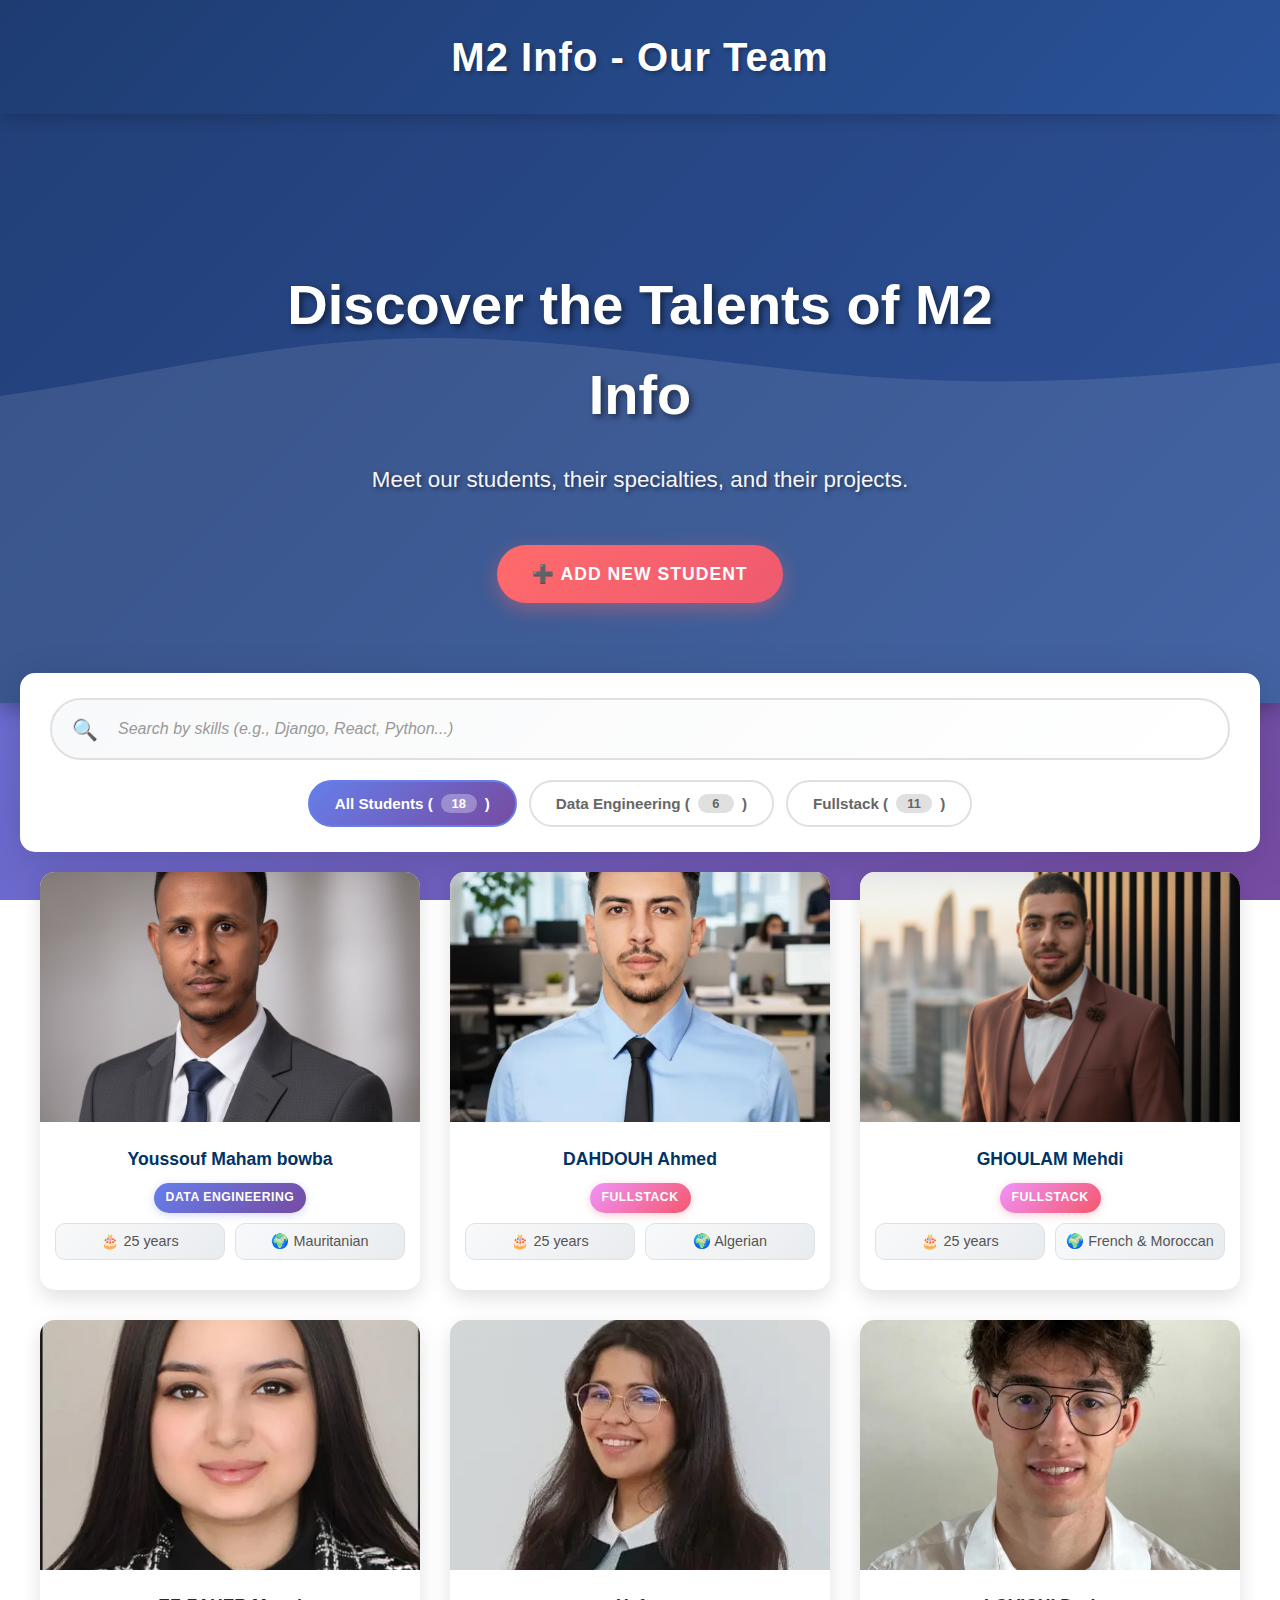
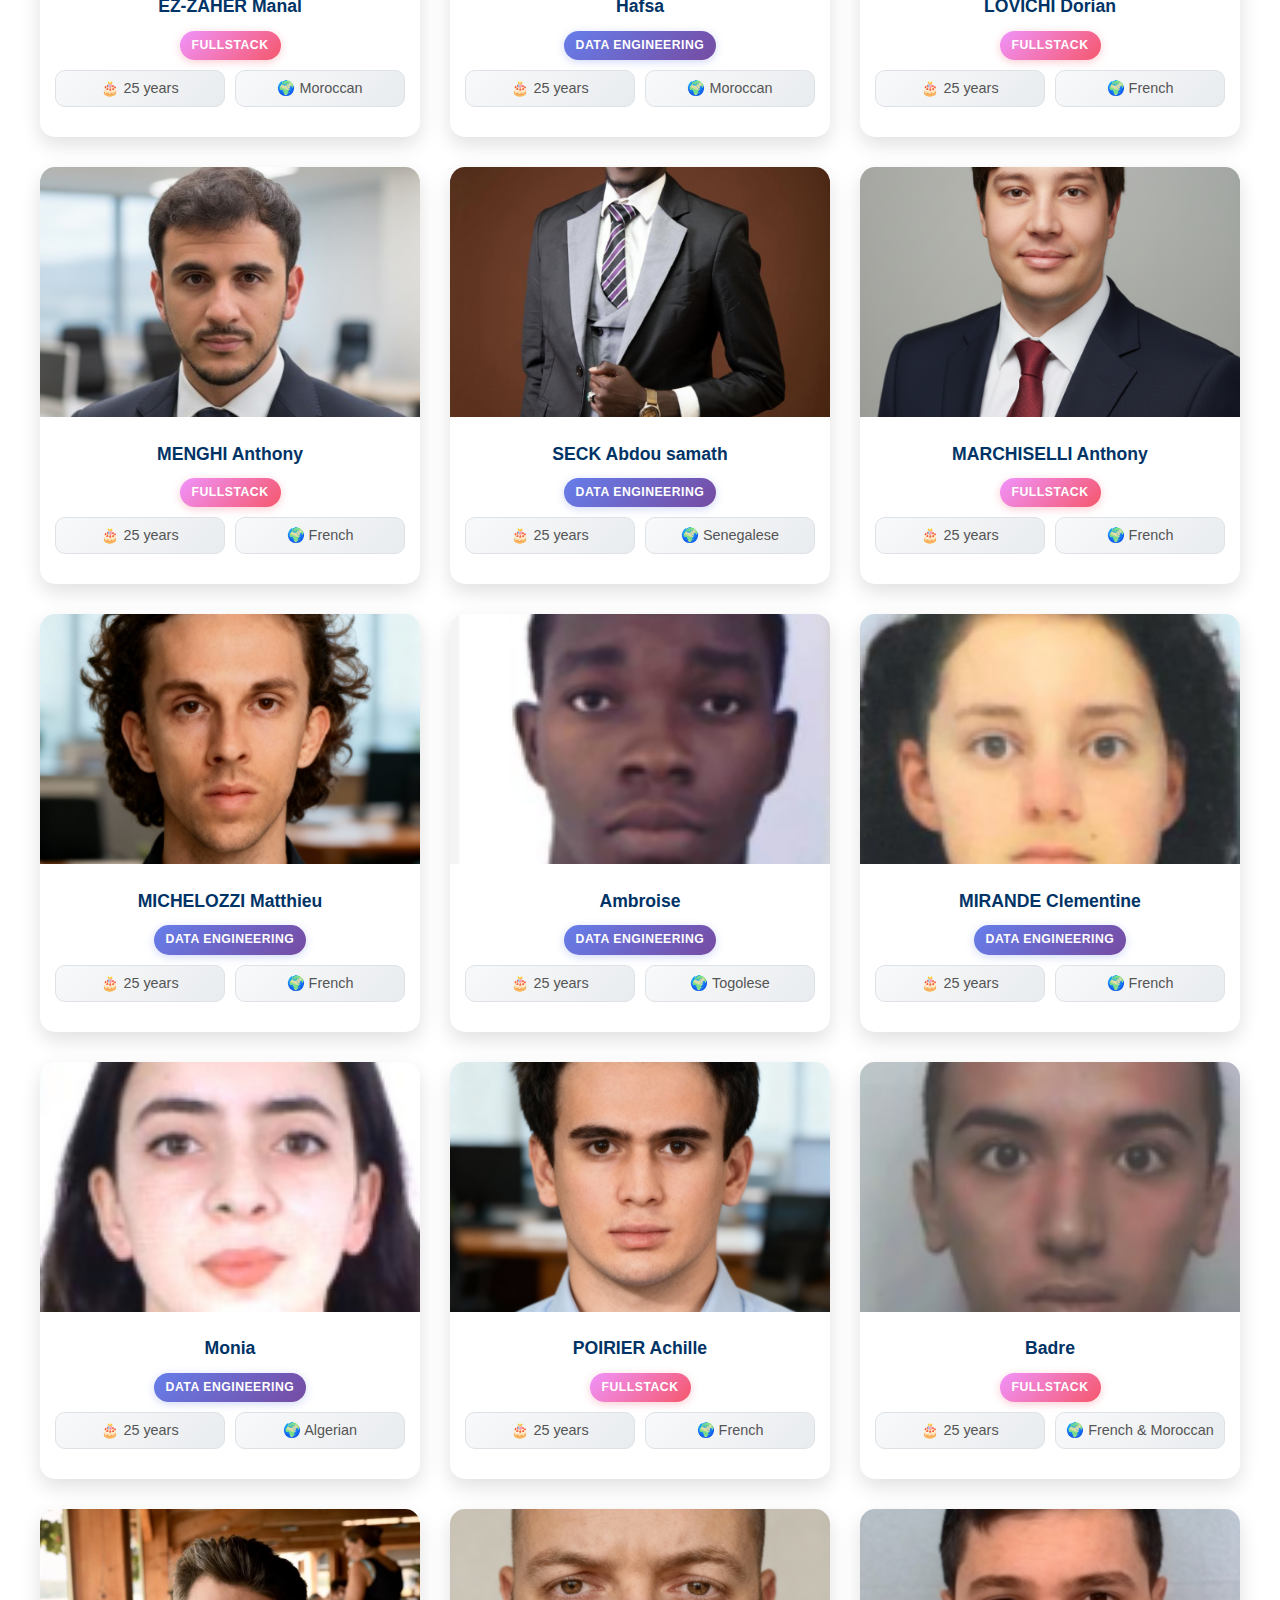
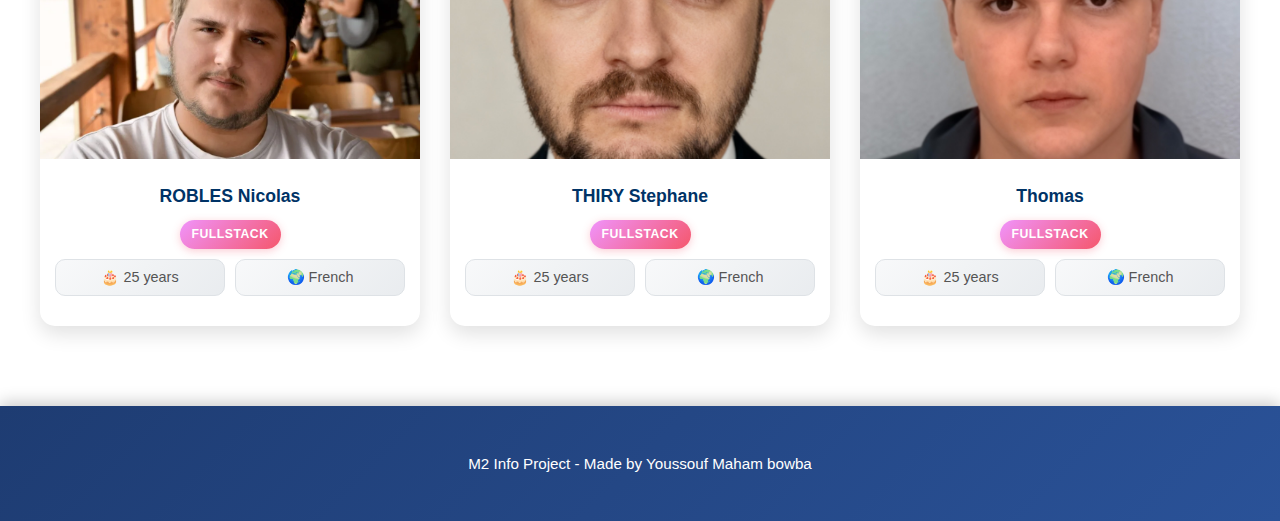
<file: index.html>
<!DOCTYPE html>
<html lang="en">
<head>
    <meta charset="UTF-8">
    <meta name="viewport" content="width=device-width, initial-scale=1.0">
    <title>M2 Info - Squad Page</title>
    <link rel="stylesheet" href="style.css">
</head>
<body>

    <header>
        <h1>M2 Info - Our Team</h1>
    </header>

    <div class="hero-section">
        <div class="hero-content">
            <h2>Discover the Talents of M2 Info</h2>
            <p>Meet our students, their specialties, and their projects.</p>
            <a href="add-student.html" class="add-student-btn">➕ Add New Student</a>
        </div>
    </div>

    <!-- Search and Filter Section -->
    <div class="search-section">
        <div class="search-container">
            <div class="search-box">
                <span class="search-icon">🔍</span>
                <input type="text" id="searchInput" placeholder="Search by skills (e.g., Django, React, Python...)">
                <button id="clearSearch" class="clear-btn" style="display: none;">✗</button>
            </div>
            <div class="filter-buttons">
                <button class="filter-btn active" data-filter="all">All Students (<span id="countAll">16</span>)</button>
                <button class="filter-btn" data-filter="DE">Data Engineering (<span id="countDE">0</span>)</button>
                <button class="filter-btn" data-filter="DFS">Fullstack (<span id="countDFS">0</span>)</button>
            </div>
        </div>
        <div id="searchResults" class="search-results"></div>
    </div>
    
    <main class="squad-grid" id="studentGrid">

        <a href="profile.html?student=Youssouf" class="student-card">
            <img src="images/Youssouf.png" alt="Photo of Youssouf Maham bowba">
            <div class="card-content">
                <h3>Youssouf Maham bowba</h3>
                <p class="specialty"><span class="badge badge-de">Data Engineering</span></p>
                <div class="student-info">
                    <p class="info-item">🎂 25 years</p>
                    <p class="info-item">🌍 Mauritanian</p>
                </div>
            </div>
        </a>

        <a href="profile.html?student=DAHDOUH Ahmed" class="student-card">
            <img src="images/DAHDOUH Ahmed.png" alt="Photo of DAHDOUH Ahmed">
            <div class="card-content">
                <h3>DAHDOUH Ahmed</h3>
                <p class="specialty"><span class="badge badge-dfs">Fullstack</span></p>
                <div class="student-info">
                    <p class="info-item">🎂 25 years</p>
                    <p class="info-item">🌍 Algerian</p>
                </div>
            </div>
        </a>

        <a href="profile.html?student=GHOULAM Mehdi" class="student-card">
            <img src="images/GHOULAM Mehdi.png" alt="Photo of GHOULAM Mehdi">
            <div class="card-content">
                <h3>GHOULAM Mehdi</h3>
                <p class="specialty"><span class="badge badge-dfs">Fullstack</span></p>
                <div class="student-info">
                    <p class="info-item">🎂 25 years</p>
                    <p class="info-item">🌍 French & Moroccan</p>
                </div>
            </div>
        </a>

         <a href="profile.html?student=EZ-ZAHER Manal" class="student-card">
            <img src="images/EZ-ZAHER Manal.png" alt="Photo of EZ-ZAHER Manal">
            <div class="card-content">
                <h3>EZ-ZAHER Manal</h3>
                <p class="specialty"><span class="badge badge-dfs">Fullstack</span></p>
                <div class="student-info">
                    <p class="info-item">🎂 25 years</p>
                    <p class="info-item">🌍 Moroccan</p>
                </div>
            </div>
        </a>


        <a href="profile.html?student=hafsa" class="student-card">
            <img src="images/hafsa.png" alt="Photo of Hafsa">
            <div class="card-content">
                <h3>Hafsa</h3>
                <p class="specialty"><span class="badge badge-de">Data Engineering</span></p>
                <div class="student-info">
                    <p class="info-item">🎂 25 years</p>
                    <p class="info-item">🌍 Moroccan</p>
                </div>
            </div>
        </a>

        <a href="profile.html?student=LOVICHI Dorian" class="student-card">
            <img src="images/LOVICHI Dorian.png" alt="Photo of LOVICHI Dorian">
            <div class="card-content">
                <h3>LOVICHI Dorian</h3>
                <p class="specialty"><span class="badge badge-dfs">Fullstack</span></p>
                <div class="student-info">
                    <p class="info-item">🎂 25 years</p>
                    <p class="info-item">🌍 French</p>
                </div>
            </div>
        </a>
        <a href="profile.html?student=MENGHI Anthony" class="student-card">
            <img src="images/MENGHI Anthony.png" alt="Photo of MENGHI Anthony">
            <div class="card-content">
                <h3>MENGHI Anthony</h3>
                <p class="specialty"><span class="badge badge-dfs">Fullstack</span></p>
                <div class="student-info">
                    <p class="info-item">🎂 25 years</p>
                    <p class="info-item">🌍 French</p>
                </div>
            </div>
        </a>
         <a href="profile.html?student=SECK Abdou samath" class="student-card">
            <img src="images/SECK Abdou samath.png" alt="Photo of SECK Abdou samath">
            <div class="card-content">
                <h3>SECK Abdou samath</h3>
                <p class="specialty"><span class="badge badge-de">Data Engineering</span></p>
                <div class="student-info">
                    <p class="info-item">🎂 25 years</p>
                    <p class="info-item">🌍 Senegalese</p>
                </div>
            </div>
        </a>

        <a href="profile.html?student=MARCHISELLI Anthony" class="student-card">
            <img src="images/MARCHISELLI Anthony.png" alt="Photo of MARCHISELLI Anthony">
            <div class="card-content">
                <h3>MARCHISELLI Anthony</h3>
                <p class="specialty"><span class="badge badge-dfs">Fullstack</span></p>
                <div class="student-info">
                    <p class="info-item">🎂 25 years</p>
                    <p class="info-item">🌍 French</p>
                </div>
            </div>
        </a>


        <a href="profile.html?student=MICHELOZZI Matthieu" class="student-card">
            <img src="images/MICHELOZZI Matthieu.png" alt="Photo of MICHELOZZI Matthieu">
            <div class="card-content">
                <h3>MICHELOZZI Matthieu</h3>
                <p class="specialty"><span class="badge badge-de">Data Engineering</span></p>
                <div class="student-info">
                    <p class="info-item">🎂 25 years</p>
                    <p class="info-item">🌍 French</p>
                </div>
            </div>
        </a>
         <a href="profile.html?student=Ambroise" class="student-card">
            <img src="images/Ambroise.png" alt="Photo of Ambroise">
            <div class="card-content">
                <h3>Ambroise</h3>
                <p class="specialty"><span class="badge badge-de">Data Engineering</span></p>
                <div class="student-info">
                    <p class="info-item">🎂 25 years</p>
                    <p class="info-item">🌍 Togolese</p>
                </div>
            </div>
        </a>

        <a href="profile.html?student=MIRANDE Clementine" class="student-card">
            <img src="images/MIRANDE Clementine.png" alt="Photo of MIRANDE Clementine">
            <div class="card-content">
                <h3>MIRANDE Clementine</h3>
                <p class="specialty"><span class="badge badge-de">Data Engineering</span></p>
                <div class="student-info">
                    <p class="info-item">🎂 25 years</p>
                    <p class="info-item">🌍 French</p>
                </div>
            </div>
        </a>

        <a href="profile.html?student=monia" class="student-card">
            <img src="images/monia.png" alt="Photo of monia">
            <div class="card-content">
                <h3>Monia</h3>
                <p class="specialty"><span class="badge badge-de">Data Engineering</span></p>
                <div class="student-info">
                    <p class="info-item">🎂 25 years</p>
                    <p class="info-item">🌍 Algerian</p>
                </div>
            </div>
        </a>

        <a href="profile.html?student=POIRIER Achille" class="student-card">
            <img src="images/POIRIER Achille.png" alt="Photo of POIRIER Achille">
            <div class="card-content">
                <h3>POIRIER Achille</h3>
                <p class="specialty"><span class="badge badge-dfs">Fullstack</span></p>
                <div class="student-info">
                    <p class="info-item">🎂 25 years</p>
                    <p class="info-item">🌍 French</p>
                </div>
            </div>
        </a>

        <a href="profile.html?student=Badre" class="student-card">
            <img src="images/Badre.png" alt="Photo of Badre">
            <div class="card-content">
                <h3>Badre</h3>
                <p class="specialty"><span class="badge badge-dfs">Fullstack</span></p>
                <div class="student-info">
                    <p class="info-item">🎂 25 years</p>
                    <p class="info-item">🌍 French & Moroccan</p>
                </div>
            </div>
        </a>

        <a href="profile.html?student=ROBLES Nicolas" class="student-card">
            <img src="images/ROBLES Nicolas.png" alt="Photo of ROBLES Nicolas">
            <div class="card-content">
                <h3>ROBLES Nicolas</h3>
                <p class="specialty"><span class="badge badge-dfs">Fullstack</span></p>
                <div class="student-info">
                    <p class="info-item">🎂 25 years</p>
                    <p class="info-item">🌍 French</p>
                </div>
            </div>
        </a>

       <a href="profile.html?student=THIRY Stephane" class="student-card">
            <img src="images/THIRY Stephane.png" alt="Photo of THIRY Stephane">
            <div class="card-content">
                <h3>THIRY Stephane</h3>
                <p class="specialty"><span class="badge badge-dfs">Fullstack</span></p>
                <div class="student-info">
                    <p class="info-item">🎂 25 years</p>
                    <p class="info-item">🌍 French</p>
                </div>
            </div>
        </a>
        
        <a href="profile.html?student=Thomas" class="student-card">
            <img src="images/Thomas.png" alt="Photo of Thomas">
            <div class="card-content">
                <h3>Thomas</h3>
                <p class="specialty"><span class="badge badge-dfs">Fullstack</span></p>
                <div class="student-info">
                    <p class="info-item">🎂 25 years</p>
                    <p class="info-item">🌍 French</p>
                </div>
            </div>
        </a>

        </main>

    <footer>
        <p>M2 Info Project - Made by Youssouf Maham bowba</p>
    </footer>

    <script src="data.js"></script>
    <script>
        // Load students from localStorage if available
        const savedData = localStorage.getItem('studentsData');
        if (savedData) {
            Object.assign(studentsData, JSON.parse(savedData));
        }

        // Search and Filter functionality
        const searchInput = document.getElementById('searchInput');
        const clearBtn = document.getElementById('clearSearch');
        const searchResults = document.getElementById('searchResults');
        const studentGrid = document.getElementById('studentGrid');
        const filterBtns = document.querySelectorAll('.filter-btn');
        
        let currentFilter = 'all';
        let currentSearch = '';

        // Count students by specialty
        function updateCounts() {
            let allCount = 0;
            let deCount = 0;
            let dfsCount = 0;

            const cards = studentGrid.querySelectorAll('.student-card');
            cards.forEach(card => {
                if (card.style.display !== 'none') {
                    allCount++;
                    if (card.dataset.specialty === 'DE') deCount++;
                    if (card.dataset.specialty === 'DFS' || card.dataset.specialty === 'Fullstack') dfsCount++;
                }
            });

            document.getElementById('countAll').textContent = allCount;
            document.getElementById('countDE').textContent = deCount;
            document.getElementById('countDFS').textContent = dfsCount;
        }

        // Add data attributes to existing cards
        function initializeCards() {
            const cards = studentGrid.querySelectorAll('.student-card');
            cards.forEach(card => {
                const studentName = card.querySelector('h3')?.textContent.trim();
                // Find student in data
                for (let key in studentsData) {
                    if (studentsData[key].name === studentName) {
                        card.dataset.specialty = studentsData[key].specialty;
                        card.dataset.skills = (studentsData[key].skills || []).join(',').toLowerCase();
                        card.dataset.name = studentName.toLowerCase();
                        break;
                    }
                }
            });
            updateCounts();
        }

        // Filter students
        function filterStudents() {
            const cards = studentGrid.querySelectorAll('.student-card');
            let visibleCount = 0;
            let matchedSkills = new Set();

            cards.forEach(card => {
                const specialty = card.dataset.specialty;
                const skills = card.dataset.skills || '';
                const name = card.dataset.name || '';
                
                let matchesFilter = currentFilter === 'all' || 
                                   specialty === currentFilter || 
                                   (currentFilter === 'DFS' && specialty === 'Fullstack');
                
                let matchesSearch = true;
                if (currentSearch) {
                    const searchLower = currentSearch.toLowerCase();
                    matchesSearch = skills.includes(searchLower) || name.includes(searchLower);
                    
                    // Collect matched skills for display
                    if (matchesSearch && skills) {
                        const studentSkills = skills.split(',');
                        studentSkills.forEach(skill => {
                            if (skill.includes(searchLower)) {
                                matchedSkills.add(skill.trim());
                            }
                        });
                    }
                }

                if (matchesFilter && matchesSearch) {
                    card.style.display = '';
                    visibleCount++;
                } else {
                    card.style.display = 'none';
                }
            });

            updateCounts();

            // Show search results
            if (currentSearch && visibleCount > 0) {
                const skillsArray = Array.from(matchedSkills);
                searchResults.innerHTML = `
                    <p>
                        <strong>${visibleCount}</strong> student${visibleCount !== 1 ? 's' : ''} found with skill${skillsArray.length !== 1 ? 's' : ''}: 
                        ${skillsArray.map(s => `<span class="matched-skill">${s}</span>`).join(', ')}
                    </p>
                `;
                searchResults.style.display = 'block';
            } else if (currentSearch && visibleCount === 0) {
                searchResults.innerHTML = `
                    <p class="no-results">
                        ❌ No students found with skill "<strong>${currentSearch}</strong>"
                    </p>
                `;
                searchResults.style.display = 'block';
            } else {
                searchResults.style.display = 'none';
            }
        }

        // Search input handler
        searchInput.addEventListener('input', (e) => {
            currentSearch = e.target.value.trim();
            clearBtn.style.display = currentSearch ? 'block' : 'none';
            filterStudents();
        });

        // Clear search
        clearBtn.addEventListener('click', () => {
            searchInput.value = '';
            currentSearch = '';
            clearBtn.style.display = 'none';
            filterStudents();
            searchInput.focus();
        });

        // Filter buttons
        filterBtns.forEach(btn => {
            btn.addEventListener('click', () => {
                filterBtns.forEach(b => b.classList.remove('active'));
                btn.classList.add('active');
                currentFilter = btn.dataset.filter;
                filterStudents();
            });
        });

        // Initialize on page load
        window.addEventListener('DOMContentLoaded', () => {
            initializeCards();
        });
    </script>

</body>
</html>
</file>
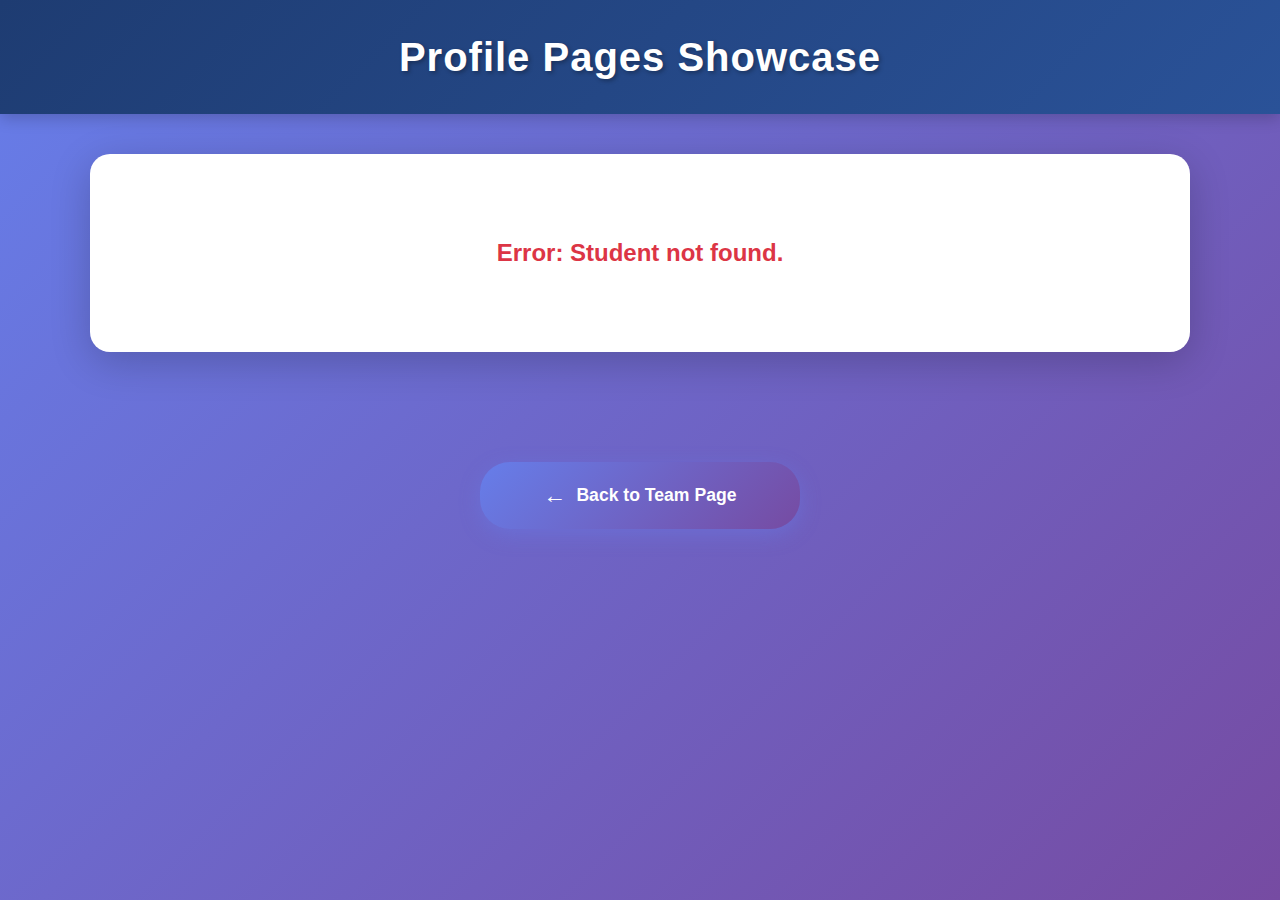
<file: profile.html>
<!DOCTYPE html>
<html lang="en">
<head>
    <meta charset="UTF-8">
    <meta name="viewport" content="width=device-width, initial-scale=1.0">
    <title>Student Profile</title>
    <link rel="stylesheet" href="style.css">
</head>
<body class="profile-body">

    <header>
        <h1>Profile Pages Showcase</h1>
    </header>

    <main class="profile-showcase-container">
        <div id="profile-card" class="profile-card">
            <!-- Content will be dynamically generated -->
        </div>
    </main>

    <a href="index.html" class="back-link">
        <span>←</span> Back to Team Page
    </a>

    <script src="data.js"></script>
    <script>
        document.addEventListener('DOMContentLoaded', () => {
            
            const urlParams = new URLSearchParams(window.location.search);
            const studentKey = urlParams.get('student'); 
            const student = studentsData[studentKey];

            if (student) {
                document.title = `Profile of ${student.name}`;
                
                const specialtyClass = student.specialty === 'DE' || student.specialty === 'Data Engineering' ? 'profile-de' : 'profile-dfs';
                const specialtyText = student.specialty === 'DE' || student.specialty === 'Data Engineering' ? 'Data Engineering' : 'Fullstack';
                const specialtyBadgeClass = student.specialty === 'DE' || student.specialty === 'Data Engineering' ? 'badge-de' : 'badge-dfs';
                
                // Parse bio to extract sections
                let codingStrengths = '';
                let codingWeaknesses = '';
                let biggestAchievement = '';
                let futurePlans = '';
                
                if (student.bio) {
                    const bioText = student.bio;
                    
                    // Extract Coding Strengths
                    const strengthsMatch = bioText.match(/\*\*Coding Strengths\*\*([\s\S]*?)(?=\*\*|$)/);
                    if (strengthsMatch) {
                        codingStrengths = strengthsMatch[1].trim();
                    }
                    
                    // Extract Coding Weaknesses
                    const weaknessesMatch = bioText.match(/\*\*Coding Weaknesses\*\*([\s\S]*?)(?=\*\*|$)/);
                    if (weaknessesMatch) {
                        codingWeaknesses = weaknessesMatch[1].trim();
                    }
                    
                    // Extract Biggest Achievement
                    const achievementMatch = bioText.match(/\*\*Biggest Achievement.*?\*\*([\s\S]*?)(?=\*\*|$)/);
                    if (achievementMatch) {
                        biggestAchievement = achievementMatch[1].trim();
                    }
                    
                    // Extract Future Plans
                    const plansMatch = bioText.match(/\*\*Future Plans\*\*([\s\S]*?)$/);
                    if (plansMatch) {
                        futurePlans = plansMatch[1].trim();
                    }
                }
                
                // Get age and nationality
                const age = student.Age ? `${student.Age} years old` : 'N/A';
                const nationality = student.nationality || 'N/A';
                
                // Build skills HTML
                let skillsHTML = '';
                if (student.skills && student.skills.length > 0) {
                    skillsHTML = student.skills.map(skill => 
                        `<span class="profile-skill-badge">${skill}</span>`
                    ).join('');
                }
                
                // Create the profile card HTML
                const profileHTML = `
                    <div class="profile-card-gradient ${specialtyClass}">
                        <div class="profile-card-header">
                            <img src="${student.photo}" alt="${student.name}" class="profile-card-photo">
                            <div class="profile-card-info">
                                <h2 class="profile-card-name">${student.name}</h2>
                                <span class="profile-specialty-badge ${specialtyBadgeClass}">${specialtyText}</span>
                                <div class="profile-meta">
                                    <span class="meta-item">🎂 ${age}</span>
                                    <span class="meta-item">🌍 ${nationality}</span>
                                </div>
                            </div>
                        </div>
                        
                        <div class="profile-card-body">
                            <section class="profile-section-card">
                                <h3 class="section-title">
                                    <span class="section-icon">👤</span> About Me
                                </h3>
                                <div class="about-columns">
                                    <div class="about-column">
                                        <h4 class="subsection-title">Coding Strengths</h4>
                                        <ul class="strength-list">
                                            ${codingStrengths ? parseBulletPoints(codingStrengths, 'strength') : '<li class="strength-item">Big Data ecosystem</li><li class="strength-item">Python, Scala, Spark</li>'}
                                        </ul>
                                    </div>
                                    <div class="about-column">
                                        <h4 class="subsection-title">Coding Weaknesses</h4>
                                        <ul class="weakness-list">
                                            ${codingWeaknesses ? parseBulletPoints(codingWeaknesses, 'weakness') : '<li class="weakness-item">Front-end design</li><li class="weakness-item">UI/UX</li>'}
                                        </ul>
                                    </div>
                                </div>
                            </section>
                            
                            <section class="profile-section-card">
                                <h3 class="section-title">
                                    <span class="section-icon">🏆</span> Biggest Achievement
                                </h3>
                                <p class="section-text">${biggestAchievement || 'SYSTEO DIGITAL web application - Platform showcasing data engineering skills.'}</p>
                            </section>
                            
                            <section class="profile-section-card">
                                <h3 class="section-title">
                                    <span class="section-icon">🚀</span> Future Plans
                                </h3>
                                <p class="section-text">${futurePlans || 'Seeking internships to gain industry experience and become a Senior Data Architect.'}</p>
                            </section>
                            
                            <section class="profile-section-card">
                                <h3 class="section-title">
                                    <span class="section-icon">🛠️</span> Technical Skills
                                </h3>
                                <div class="profile-skills-container">
                                    ${skillsHTML || '<span class="profile-skill-badge">Python</span><span class="profile-skill-badge">JavaScript</span>'}
                                </div>
                            </section>
                        </div>
                    </div>
                `;
                
                document.getElementById('profile-card').innerHTML = profileHTML;
                
            } else {
                document.getElementById('profile-card').innerHTML = 
                    '<div class="error-message"><h2>Error: Student not found.</h2></div>';
            }
        });
        
        // Helper function to parse bullet points from text
        function parseBulletPoints(text, type) {
            const lines = text.split('\n').filter(line => line.trim());
            const listClass = type === 'strength' ? 'strength-list' : 'weakness-list';
            const itemClass = type === 'strength' ? 'strength-item' : 'weakness-item';
            
            let html = '';
            for (let line of lines) {
                const cleaned = line.trim().replace(/^[-•*]\s*/, '');
                if (cleaned) {
                    html += `<li class="${itemClass}">${cleaned}</li>`;
                }
            }
            
            return html || `<li class="${itemClass}">Information not specified</li>`;
        }
    </script>

</body>
</html>
</file>
<file: style.css>
/* Fichier : style.css */

/* Réglages généraux */
* {
    scroll-behavior: smooth;
}

body {
    font-family: -apple-system, BlinkMacSystemFont, "Segoe UI", Roboto, Helvetica, Arial, sans-serif;
    margin: 0;
    padding: 0;
    background: linear-gradient(135deg, #667eea 0%, #764ba2 100%);
    background-attachment: fixed;
    color: #333;
    line-height: 1.6;
}

header {
    background: linear-gradient(135deg, #1e3c72 0%, #2a5298 100%);
    color: white;
    padding: 25px 0;
    text-align: center;
    box-shadow: 0 4px 15px rgba(0,0,0,0.2);
    position: relative; 
    z-index: 10;
}

header h1 {
    margin: 0;
    font-size: 2.5em;
    font-weight: 700;
    text-shadow: 2px 2px 4px rgba(0,0,0,0.3);
    letter-spacing: 1px;
}

/* NOUVEAU STYLE POUR LA SECTION HERO */
.hero-section {
    background: linear-gradient(135deg, rgba(30, 60, 114, 0.95) 0%, rgba(42, 82, 152, 0.95) 100%);
    color: white;
    text-align: center;
    padding: 100px 20px; 
    position: relative; 
    overflow: hidden; 
    box-shadow: 0 6px 20px rgba(0,0,0,0.3);
}

/* Overlay sombre pour la lisibilité */
.hero-section::before {
    content: '';
    position: absolute;
    top: 0;
    left: 0;
    right: 0;
    bottom: 0;
    background: url('data:image/svg+xml,<svg xmlns="http://www.w3.org/2000/svg" viewBox="0 0 1440 320"><path fill="%23ffffff" fill-opacity="0.1" d="M0,96L48,112C96,128,192,160,288,160C384,160,480,128,576,122.7C672,117,768,139,864,144C960,149,1056,139,1152,122.7C1248,107,1344,85,1392,74.7L1440,64L1440,320L1392,320C1344,320,1248,320,1152,320C1056,320,960,320,864,320C768,320,672,320,576,320C480,320,384,320,288,320C192,320,96,320,48,320L0,320Z"></path></svg>') no-repeat bottom center;
    background-size: cover;
    z-index: 1;
}

.hero-content {
    position: relative;
    z-index: 2; /* Texte au-dessus de l'overlay */
    max-width: 800px;
    margin: 0 auto;
    animation: fadeInUp 1s ease-out;
}

@keyframes fadeInUp {
    from {
        opacity: 0;
        transform: translateY(30px);
    }
    to {
        opacity: 1;
        transform: translateY(0);
    }
}

.hero-content h2 {
    font-size: 3.5em;
    margin-bottom: 15px;
    text-shadow: 3px 3px 6px rgba(0,0,0,0.5); 
    font-weight: 800;
}

.hero-content p {
    font-size: 1.4em;
    text-shadow: 2px 2px 4px rgba(0,0,0,0.5); 
    opacity: 0.95;
}
/* FIN NOUVEAU STYLE POUR LA SECTION HERO */

/* SEARCH AND FILTER SECTION */
.search-section {
    max-width: 1400px;
    margin: -30px auto 40px;
    padding: 0 20px;
    position: relative;
    z-index: 5;
}

.search-container {
    background: white;
    border-radius: 15px;
    padding: 25px 30px;
    box-shadow: 0 10px 40px rgba(0,0,0,0.15);
}

.search-box {
    display: flex;
    align-items: center;
    gap: 12px;
    background: linear-gradient(135deg, #f8f9fa 0%, #ffffff 100%);
    border: 2px solid #e0e0e0;
    border-radius: 50px;
    padding: 12px 20px;
    margin-bottom: 20px;
    transition: all 0.3s ease;
}

.search-box:focus-within {
    border-color: #667eea;
    box-shadow: 0 0 0 4px rgba(102, 126, 234, 0.1);
}

.search-icon {
    font-size: 1.3em;
    color: #667eea;
}

#searchInput {
    flex: 1;
    border: none;
    background: transparent;
    font-size: 1em;
    padding: 8px;
    outline: none;
    color: #333;
}

#searchInput::placeholder {
    color: #999;
    font-style: italic;
}

.clear-btn {
    background: #ff6b6b;
    color: white;
    border: none;
    width: 28px;
    height: 28px;
    border-radius: 50%;
    cursor: pointer;
    font-size: 0.9em;
    display: flex;
    align-items: center;
    justify-content: center;
    transition: all 0.3s ease;
    flex-shrink: 0;
}

.clear-btn:hover {
    background: #ee5a6f;
    transform: rotate(90deg) scale(1.1);
}

.filter-buttons {
    display: flex;
    gap: 12px;
    flex-wrap: wrap;
    justify-content: center;
}

.filter-btn {
    padding: 12px 25px;
    border: 2px solid #e0e0e0;
    background: white;
    border-radius: 25px;
    cursor: pointer;
    font-size: 0.95em;
    font-weight: 600;
    color: #666;
    transition: all 0.3s ease;
    display: flex;
    align-items: center;
    gap: 8px;
}

.filter-btn span {
    background: #e0e0e0;
    color: #666;
    padding: 2px 8px;
    border-radius: 10px;
    font-size: 0.85em;
    min-width: 20px;
    text-align: center;
}

.filter-btn:hover {
    transform: translateY(-2px);
    box-shadow: 0 4px 12px rgba(0,0,0,0.1);
}

.filter-btn.active {
    background: linear-gradient(135deg, #667eea 0%, #764ba2 100%);
    color: white;
    border-color: #667eea;
}

.filter-btn.active span {
    background: rgba(255, 255, 255, 0.3);
    color: white;
}

.filter-btn[data-filter="DE"].active {
    background: linear-gradient(135deg, #667eea 0%, #764ba2 100%);
    border-color: #667eea;
}

.filter-btn[data-filter="DFS"].active {
    background: linear-gradient(135deg, #f093fb 0%, #f5576c 100%);
    border-color: #f5576c;
}

.search-results {
    background: linear-gradient(135deg, #e3f2fd 0%, #f3e5f5 100%);
    padding: 15px 20px;
    border-radius: 12px;
    margin-top: 20px;
    display: none;
    animation: slideDown 0.3s ease;
}

.search-results p {
    margin: 0;
    color: #1e3c72;
    font-size: 0.95em;
    line-height: 1.6;
}

.matched-skill {
    display: inline-block;
    background: linear-gradient(135deg, #667eea 0%, #764ba2 100%);
    color: white;
    padding: 4px 12px;
    border-radius: 12px;
    font-size: 0.9em;
    font-weight: 600;
    margin: 2px;
}

.no-results {
    color: #dc3545 !important;
    font-weight: 600;
}

@keyframes slideDown {
    from {
        opacity: 0;
        transform: translateY(-10px);
    }
    to {
        opacity: 1;
        transform: translateY(0);
    }
}

/* END SEARCH AND FILTER SECTION */


footer {
    text-align: center;
    padding: 30px 20px;
    margin-top: 40px;
    font-size: 0.95em;
    color: white;
    background: linear-gradient(135deg, #1e3c72 0%, #2a5298 100%);
    box-shadow: 0 -4px 15px rgba(0,0,0,0.2);
}

/* Page principale (index.html) - Grille d'équipe */
.squad-grid {
    display: grid;
    grid-template-columns: repeat(auto-fill, minmax(280px, 1fr));
    gap: 30px;
    padding: 40px;
    max-width: 1400px;
    margin: -60px auto 40px auto; /* Déplace la grille vers le haut */
    position: relative; 
    z-index: 3; /* Cartes au-dessus du hero-section */
}

.student-card {
    background-color: white;
    border-radius: 15px;
    box-shadow: 0 8px 20px rgba(0,0,0,0.12); 
    overflow: hidden; 
    text-align: center;
    text-decoration: none;
    color: #333;
    transition: all 0.4s cubic-bezier(0.175, 0.885, 0.32, 1.275);
    position: relative;
    animation: fadeIn 0.6s ease-out backwards;
}

@keyframes fadeIn {
    from {
        opacity: 0;
        transform: scale(0.9);
    }
    to {
        opacity: 1;
        transform: scale(1);
    }
}

/* Animation en cascade pour les cartes */
.student-card:nth-child(1) { animation-delay: 0.1s; }
.student-card:nth-child(2) { animation-delay: 0.2s; }
.student-card:nth-child(3) { animation-delay: 0.3s; }
.student-card:nth-child(4) { animation-delay: 0.4s; }
.student-card:nth-child(5) { animation-delay: 0.5s; }
.student-card:nth-child(6) { animation-delay: 0.6s; }
.student-card:nth-child(7) { animation-delay: 0.7s; }
.student-card:nth-child(8) { animation-delay: 0.8s; }
.student-card:nth-child(9) { animation-delay: 0.9s; }

.student-card:hover {
    transform: translateY(-12px) scale(1.02); 
    box-shadow: 0 15px 35px rgba(0,0,0,0.25);
}

.student-card::before {
    content: '';
    position: absolute;
    top: 0;
    left: 0;
    right: 0;
    height: 4px;
    background: linear-gradient(90deg, #667eea 0%, #764ba2 50%, #f093fb 100%);
    transform: scaleX(0);
    transition: transform 0.3s ease;
}

.student-card:hover::before {
    transform: scaleX(1);
}

.student-card img {
    width: 100%;
    height: 250px;
    object-fit: cover; 
}

.card-content {
    padding: 15px;
}

.student-card h3 {
    margin: 0 0 10px 0;
    font-size: 1.1em;
    color: #003366;
}

.student-card .specialty {
    margin: 0 0 10px 0;
}

/* Badges pour les spécialités */
.badge {
    display: inline-block;
    padding: 5px 12px;
    border-radius: 20px;
    font-size: 0.85em;
    font-weight: 600;
    color: white;
    text-transform: uppercase;
    letter-spacing: 0.5px;
}

.badge-de {
    background: linear-gradient(135deg, #667eea 0%, #764ba2 100%);
    box-shadow: 0 2px 8px rgba(102, 126, 234, 0.3);
}

.badge-dfs {
    background: linear-gradient(135deg, #f093fb 0%, #f5576c 100%);
    box-shadow: 0 2px 8px rgba(245, 87, 108, 0.3);
}

/* Informations étudiant */
.student-info {
    display: flex;
    justify-content: space-around;
    gap: 10px;
    margin-top: 10px;
}

.info-item {
    font-size: 0.8em;
    color: #555;
    margin: 0;
    padding: 6px 10px;
    background: linear-gradient(135deg, #f8f9fa 0%, #e9ecef 100%);
    border-radius: 10px;
    flex: 1;
    text-align: center;
    transition: all 0.3s ease;
    border: 1px solid #dee2e6;
}

.student-card:hover .info-item {
    background: linear-gradient(135deg, #e9ecef 0%, #dee2e6 100%);
    transform: translateY(-2px);
}

.student-card p {
    margin: 0 0 15px 0;
    font-size: 0.9em;
    color: #555;
}

/* Page de profil (profile.html) - NEW DESIGN */

.profile-body {
    background: linear-gradient(135deg, #667eea 0%, #764ba2 100%);
    min-height: 100vh;
}

.profile-showcase-container {
    max-width: 1100px;
    margin: 0 auto;
    padding: 40px 20px 80px;
}

.profile-card {
    animation: fadeInUp 0.6s ease;
}

/* Profile Card Gradient Backgrounds */
.profile-card-gradient {
    background: white;
    border-radius: 20px;
    overflow: hidden;
    box-shadow: 0 20px 60px rgba(0,0,0,0.3);
    position: relative;
}

.profile-card-gradient::before {
    content: '';
    position: absolute;
    top: 0;
    left: 0;
    right: 0;
    height: 250px;
    z-index: 0;
}

.profile-de::before {
    background: linear-gradient(135deg, #667eea 0%, #4c63d2 100%);
}

.profile-dfs::before {
    background: linear-gradient(135deg, #f093fb 0%, #f5576c 100%);
}

/* Profile Card Header */
.profile-card-header {
    position: relative;
    z-index: 1;
    padding: 40px;
    display: flex;
    align-items: flex-start;
    gap: 25px;
    color: white;
}

.profile-card-photo {
    width: 120px;
    height: 120px;
    border-radius: 50%;
    object-fit: cover;
    border: 5px solid white;
    box-shadow: 0 8px 25px rgba(0,0,0,0.2);
    flex-shrink: 0;
}

.profile-card-info {
    flex: 1;
    padding-top: 10px;
}

.profile-card-name {
    margin: 0 0 10px 0;
    font-size: 2em;
    font-weight: 700;
    color: white;
    text-shadow: 2px 2px 4px rgba(0,0,0,0.2);
}

.profile-specialty-badge {
    display: inline-block;
    padding: 8px 20px;
    border-radius: 25px;
    font-size: 0.9em;
    font-weight: 600;
    color: white;
    margin-bottom: 15px;
    text-transform: uppercase;
    letter-spacing: 0.5px;
}

.profile-specialty-badge.badge-de {
    background: rgba(255, 255, 255, 0.25);
    backdrop-filter: blur(10px);
}

.profile-specialty-badge.badge-dfs {
    background: rgba(255, 255, 255, 0.25);
    backdrop-filter: blur(10px);
}

.profile-meta {
    display: flex;
    gap: 20px;
    flex-wrap: wrap;
}

.meta-item {
    font-size: 0.95em;
    display: flex;
    align-items: center;
    gap: 5px;
    background: rgba(255, 255, 255, 0.15);
    padding: 6px 15px;
    border-radius: 15px;
    backdrop-filter: blur(5px);
}

/* Profile Card Body */
.profile-card-body {
    background: white;
    padding: 30px 40px 40px;
    position: relative;
    z-index: 1;
}

.profile-section-card {
    background: linear-gradient(135deg, #f8f9fa 0%, #ffffff 100%);
    border-radius: 15px;
    padding: 25px;
    margin-bottom: 20px;
    border: 1px solid #e9ecef;
    box-shadow: 0 4px 15px rgba(0,0,0,0.05);
    transition: all 0.3s ease;
}

.profile-section-card:hover {
    transform: translateY(-3px);
    box-shadow: 0 8px 25px rgba(0,0,0,0.1);
}

.section-title {
    display: flex;
    align-items: center;
    gap: 10px;
    margin: 0 0 20px 0;
    font-size: 1.3em;
    color: #1e3c72;
    font-weight: 700;
}

.section-icon {
    font-size: 1.2em;
}

/* About Me Section with Columns */
.about-columns {
    display: grid;
    grid-template-columns: 1fr 1fr;
    gap: 25px;
}

.about-column {
    background: white;
    padding: 20px;
    border-radius: 10px;
    border: 2px solid #e9ecef;
}

.subsection-title {
    margin: 0 0 15px 0;
    font-size: 1em;
    color: #495057;
    font-weight: 600;
}

.strength-list,
.weakness-list {
    list-style: none;
    padding: 0;
    margin: 0;
}

.strength-item,
.weakness-item {
    padding: 8px 0 8px 30px;
    margin-bottom: 8px;
    position: relative;
    font-size: 0.95em;
    line-height: 1.5;
    color: #495057;
}

.strength-item::before {
    content: '✓';
    position: absolute;
    left: 0;
    top: 50%;
    transform: translateY(-50%);
    width: 22px;
    height: 22px;
    background: #28a745;
    color: white;
    border-radius: 50%;
    display: flex;
    align-items: center;
    justify-content: center;
    font-size: 0.8em;
    font-weight: bold;
}

.weakness-item::before {
    content: '✗';
    position: absolute;
    left: 0;
    top: 50%;
    transform: translateY(-50%);
    width: 22px;
    height: 22px;
    background: #dc3545;
    color: white;
    border-radius: 50%;
    display: flex;
    align-items: center;
    justify-content: center;
    font-size: 0.8em;
    font-weight: bold;
}

/* Section Text */
.section-text {
    margin: 0;
    line-height: 1.7;
    color: #495057;
    font-size: 0.95em;
}

/* Technical Skills */
.profile-skills-container {
    display: flex;
    flex-wrap: wrap;
    gap: 10px;
}

.profile-skill-badge {
    display: inline-block;
    padding: 10px 18px;
    background: linear-gradient(135deg, #667eea 0%, #764ba2 100%);
    color: white;
    border-radius: 20px;
    font-size: 0.9em;
    font-weight: 600;
    box-shadow: 0 3px 10px rgba(102, 126, 234, 0.3);
    transition: all 0.3s ease;
}

.profile-skill-badge:hover {
    transform: translateY(-3px) scale(1.05);
    box-shadow: 0 6px 20px rgba(102, 126, 234, 0.5);
}

/* For DFS specialty, use pink gradient for skills */
.profile-dfs .profile-skill-badge {
    background: linear-gradient(135deg, #f093fb 0%, #f5576c 100%);
    box-shadow: 0 3px 10px rgba(245, 87, 108, 0.3);
}

.profile-dfs .profile-skill-badge:hover {
    box-shadow: 0 6px 20px rgba(245, 87, 108, 0.5);
}

/* Error Message */
.error-message {
    text-align: center;
    padding: 60px 20px;
    background: white;
    border-radius: 20px;
    box-shadow: 0 10px 40px rgba(0,0,0,0.2);
}

.error-message h2 {
    color: #dc3545;
}

/* OLD PROFILE STYLES - KEEPING FOR COMPATIBILITY */
/* These can be removed if not needed */

/* Hero Section du profil */
.profile-hero {
    background: linear-gradient(135deg, #1e3c72 0%, #2a5298 100%);
    padding: 60px 20px 40px;
    margin-bottom: -40px;
    position: relative;
    overflow: hidden;
}

.profile-hero::before {
    content: '';
    position: absolute;
    top: 0;
    left: 0;
    right: 0;
    bottom: 0;
    background: url('data:image/svg+xml,<svg xmlns="http://www.w3.org/2000/svg" viewBox="0 0 1440 320"><path fill="%23ffffff" fill-opacity="0.1" d="M0,96L48,112C96,128,192,160,288,160C384,160,480,128,576,122.7C672,117,768,139,864,144C960,149,1056,139,1152,122.7C1248,107,1344,85,1392,74.7L1440,64L1440,320L1392,320C1344,320,1248,320,1152,320C1056,320,960,320,864,320C768,320,672,320,576,320C480,320,384,320,288,320C192,320,96,320,48,320L0,320Z"></path></svg>') no-repeat bottom center;
    background-size: cover;
    opacity: 0.3;
}

.profile-hero-content {
    max-width: 1200px;
    margin: 0 auto;
    display: flex;
    align-items: center;
    gap: 40px;
    position: relative;
    z-index: 2;
    flex-wrap: wrap;
    justify-content: center;
}

.profile-pic-large {
    width: 200px;
    height: 200px;
    object-fit: cover;
    border-radius: 50%;
    border: 6px solid white;
    box-shadow: 0 10px 40px rgba(0,0,0,0.3);
    flex-shrink: 0;
    transition: transform 0.3s ease;
}

.profile-pic-large:hover {
    transform: scale(1.05) rotate(2deg);
}

.profile-header-info {
    flex: 1;
    min-width: 300px;
    text-align: center;
}

.profile-header-info h2 {
    color: white;
    font-size: 3em;
    margin: 0 0 15px 0;
    text-shadow: 2px 2px 4px rgba(0,0,0,0.3);
    font-weight: 800;
}

.specialty-badge {
    display: inline-block;
}

/* Cartes d'informations */
.profile-info-cards {
    display: grid;
    grid-template-columns: repeat(auto-fit, minmax(280px, 1fr));
    gap: 25px;
    margin-bottom: 40px;
}

.info-card {
    background: white;
    border-radius: 15px;
    padding: 25px;
    box-shadow: 0 4px 15px rgba(0,0,0,0.08);
    display: flex;
    align-items: center;
    gap: 20px;
    transition: all 0.3s ease;
    border-left: 4px solid transparent;
}

.info-card:hover {
    transform: translateY(-5px);
    box-shadow: 0 8px 25px rgba(0,0,0,0.15);
}

.info-card:nth-child(1) {
    border-left-color: #667eea;
}

.info-card:nth-child(2) {
    border-left-color: #f093fb;
}

.info-card-icon {
    font-size: 3em;
    line-height: 1;
}

.info-card-content h4 {
    margin: 0 0 8px 0;
    color: #1e3c72;
    font-size: 1em;
    font-weight: 700;
    text-transform: uppercase;
    letter-spacing: 0.5px;
}

.info-card-content p {
    margin: 0;
    color: #555;
    font-size: 1.1em;
    line-height: 1.6;
}

.profile-page {
    max-width: 1200px;
    margin: 40px auto;
    padding: 60px 40px 40px;
    background-color: white;
    border-radius: 20px;
    box-shadow: 0 10px 40px rgba(0,0,0,0.15);
    animation: slideIn 0.6s ease-out;
}

@keyframes slideIn {
    from {
        opacity: 0;
        transform: translateY(30px);
    }
    to {
        opacity: 1;
        transform: translateY(0);
    }
}

/* Sections du profil */
.profile-section {
    margin-bottom: 40px;
}

.section-header {
    display: flex;
    align-items: center;
    gap: 15px;
    margin-bottom: 20px;
    padding-bottom: 15px;
    border-bottom: 3px solid transparent;
    border-image: linear-gradient(90deg, #667eea 0%, #764ba2 100%);
    border-image-slice: 1;
}

.section-icon {
    font-size: 2em;
}

.section-header h3 {
    margin: 0;
    color: #1e3c72;
    font-weight: 700;
    font-size: 1.8em;
}

/* Bio Content */
.bio-content {
    line-height: 1.8;
    color: #444;
    font-size: 1.05em;
    padding: 20px;
    background: linear-gradient(135deg, #f8f9fa 0%, #ffffff 100%);
    border-radius: 12px;
    border-left: 4px solid #667eea;
}

/* Skills Grid */
.skills-grid {
    display: grid;
    grid-template-columns: repeat(auto-fill, minmax(140px, 1fr));
    gap: 12px;
}

.skill-badge {
    background: linear-gradient(135deg, #667eea 0%, #764ba2 100%);
    color: white;
    padding: 12px 18px;
    border-radius: 25px;
    text-align: center;
    font-weight: 600;
    font-size: 0.95em;
    box-shadow: 0 4px 10px rgba(102, 126, 234, 0.3);
    transition: all 0.3s ease;
    display: inline-block;
    cursor: default;
}

.skill-badge:hover {
    transform: translateY(-3px) scale(1.05);
    box-shadow: 0 6px 20px rgba(102, 126, 234, 0.5);
}

/* Lien de retour */
.back-link {
    display: inline-flex;
    align-items: center;
    gap: 10px;
    margin: 30px auto;
    padding: 15px 35px;
    font-size: 1.1em;
    color: white;
    background: linear-gradient(135deg, #667eea 0%, #764ba2 100%);
    text-decoration: none;
    font-weight: 600;
    border-radius: 30px;
    box-shadow: 0 6px 20px rgba(102, 126, 234, 0.4);
    transition: all 0.3s ease;
    text-align: center;
    max-width: 250px;
    margin-left: auto;
    margin-right: auto;
    display: flex;
    justify-content: center;
}

.back-link span {
    font-size: 1.3em;
    transition: transform 0.3s ease;
}

.back-link:hover {
    transform: translateY(-3px);
    box-shadow: 0 8px 25px rgba(102, 126, 234, 0.6);
    background: linear-gradient(135deg, #764ba2 0%, #667eea 100%);
}

.back-link:hover span {
    transform: translateX(-5px);
}

/* Réglages pour mobile */
@media (max-width: 768px) {
    .hero-section {
        padding: 60px 15px;
    }
    .hero-content h2 {
        font-size: 2.2em;
    }
    .hero-content p {
        font-size: 1.1em;
    }
    .squad-grid {
        margin-top: -40px;
        grid-template-columns: repeat(auto-fill, minmax(250px, 1fr));
        gap: 20px;
        padding: 20px;
    }
    
    /* Profile page mobile */
    .profile-hero {
        padding: 40px 15px 30px;
    }
    
    .profile-hero-content {
        flex-direction: column;
        text-align: center;
    }
    
    .profile-pic-large {
        width: 160px;
        height: 160px;
    }
    
    .profile-header-info h2 {
        font-size: 2em;
    }
    
    .profile-page {
        padding: 40px 20px;
        margin: 20px 15px;
    }
    
    .profile-info-cards {
        grid-template-columns: 1fr;
    }
    
    .section-header h3 {
        font-size: 1.4em;
    }
    
    .skills-grid {
        grid-template-columns: repeat(auto-fill, minmax(120px, 1fr));
    }

    .student-info {
        flex-direction: column;
        gap: 8px;
    }

    .badge {
        font-size: 0.8em;
        padding: 4px 10px;
    }

    header h1 {
        font-size: 1.8em;
    }

    /* New Profile Design - Mobile */
    .profile-showcase-container {
        padding: 20px 10px 60px;
    }

    .profile-card-header {
        flex-direction: column;
        align-items: center;
        text-align: center;
        padding: 30px 20px;
    }

    .profile-card-photo {
        width: 100px;
        height: 100px;
    }

    .profile-card-name {
        font-size: 1.6em;
    }

    .profile-card-body {
        padding: 20px 15px 30px;
    }

    .about-columns {
        grid-template-columns: 1fr;
        gap: 15px;
    }

    .profile-section-card {
        padding: 20px 15px;
    }

    .section-title {
        font-size: 1.1em;
    }

    .profile-meta {
        justify-content: center;
    }

    .meta-item {
        font-size: 0.85em;
        padding: 5px 12px;
    }

    .profile-skills-container {
        gap: 8px;
    }

    .profile-skill-badge {
        font-size: 0.85em;
        padding: 8px 14px;
    }

    /* Search section mobile */
    .search-section {
        margin: -20px auto 30px;
    }

    .search-container {
        padding: 20px 15px;
    }

    .search-box {
        padding: 10px 15px;
    }

    #searchInput {
        font-size: 0.9em;
    }

    .filter-buttons {
        gap: 8px;
    }

    .filter-btn {
        padding: 10px 18px;
        font-size: 0.85em;
    }

    .search-results {
        padding: 12px 15px;
        font-size: 0.9em;
    }
}


/* ADD NEW STUDENT BUTTON */
.add-student-btn {
    display: inline-block;
    margin-top: 25px;
    padding: 15px 35px;
    font-size: 1.1em;
    font-weight: 600;
    color: white;
    background: linear-gradient(135deg, #ff6b6b 0%, #ee5a6f 100%);
    border: none;
    border-radius: 50px;
    cursor: pointer;
    box-shadow: 0 6px 20px rgba(255, 107, 107, 0.4);
    transition: all 0.3s ease;
    text-transform: uppercase;
    letter-spacing: 1px;
    text-decoration: none;
}

.add-student-btn:hover {
    transform: translateY(-3px);
    box-shadow: 0 10px 30px rgba(255, 107, 107, 0.6);
    background: linear-gradient(135deg, #ee5a6f 0%, #ff6b6b 100%);
}

.add-student-btn:active {
    transform: translateY(-1px);
}

/* ADD STUDENT PAGE STYLES */
.add-student-hero {
    background: linear-gradient(135deg, rgba(30, 60, 114, 0.95) 0%, rgba(42, 82, 152, 0.95) 100%);
    color: white;
    text-align: center;
    padding: 60px 20px;
    box-shadow: 0 6px 20px rgba(0,0,0,0.3);
}

.add-student-hero h2 {
    font-size: 2.5em;
    margin-bottom: 10px;
    text-shadow: 2px 2px 4px rgba(0,0,0,0.3);
}

.add-student-hero p {
    font-size: 1.2em;
    opacity: 0.9;
}

.add-student-container {
    max-width: 900px;
    margin: -40px auto 60px;
    padding: 0 20px;
    position: relative;
    z-index: 5;
}

.student-form {
    background: white;
    border-radius: 20px;
    padding: 40px;
    box-shadow: 0 10px 40px rgba(0,0,0,0.15);
}

.form-section {
    margin-bottom: 40px;
    padding-bottom: 30px;
    border-bottom: 2px solid #f0f0f0;
}

.form-section:last-of-type {
    border-bottom: none;
}

.form-section h3 {
    color: #1e3c72;
    font-size: 1.5em;
    margin-bottom: 25px;
    display: flex;
    align-items: center;
    gap: 10px;
}

.form-row {
    display: grid;
    grid-template-columns: 1fr 1fr;
    gap: 25px;
    margin-bottom: 20px;
}

.form-group {
    margin-bottom: 0;
}

.form-group label {
    display: block;
    margin-bottom: 8px;
    color: #333;
    font-weight: 600;
    font-size: 0.95em;
}

.form-group input,
.form-group select,
.form-group textarea {
    width: 100%;
    padding: 12px 15px;
    border: 2px solid #e0e0e0;
    border-radius: 10px;
    font-size: 1em;
    font-family: inherit;
    transition: all 0.3s ease;
    box-sizing: border-box;
}

.form-group input:focus,
.form-group select:focus,
.form-group textarea:focus {
    outline: none;
    border-color: #667eea;
    box-shadow: 0 0 0 3px rgba(102, 126, 234, 0.1);
}

.form-group textarea {
    resize: vertical;
    min-height: 120px;
    line-height: 1.6;
}

.form-group small {
    display: block;
    margin-top: 6px;
    color: #666;
    font-size: 0.85em;
    font-style: italic;
}

/* Photo Preview Styles */
.photo-preview {
    margin-top: 15px;
    padding: 15px;
    background: #f8f9fa;
    border-radius: 10px;
    text-align: center;
    border: 2px dashed #e0e0e0;
}

.photo-preview img {
    max-width: 200px;
    max-height: 200px;
    border-radius: 10px;
    margin-bottom: 10px;
    box-shadow: 0 4px 10px rgba(0,0,0,0.1);
    object-fit: cover;
}

.remove-photo-btn {
    display: inline-flex;
    align-items: center;
    gap: 5px;
    padding: 8px 20px;
    background: linear-gradient(135deg, #ff6b6b 0%, #ee5a6f 100%);
    color: white;
    border: none;
    border-radius: 20px;
    cursor: pointer;
    font-size: 0.9em;
    font-weight: 600;
    transition: all 0.3s ease;
}

.remove-photo-btn:hover {
    transform: translateY(-2px);
    box-shadow: 0 4px 12px rgba(255, 107, 107, 0.4);
}

.form-group input[type="file"] {
    padding: 10px;
    background: white;
    cursor: pointer;
}

.form-group input[type="file"]::-webkit-file-upload-button {
    padding: 10px 20px;
    background: linear-gradient(135deg, #667eea 0%, #764ba2 100%);
    color: white;
    border: none;
    border-radius: 8px;
    cursor: pointer;
    font-weight: 600;
    margin-right: 10px;
    transition: all 0.3s ease;
}

.form-group input[type="file"]::-webkit-file-upload-button:hover {
    transform: translateY(-2px);
    box-shadow: 0 4px 12px rgba(102, 126, 234, 0.4);
}

.form-actions {
    display: flex;
    gap: 20px;
    margin-top: 40px;
    justify-content: center;
}

.btn-submit,
.btn-cancel {
    padding: 15px 40px;
    font-size: 1.1em;
    font-weight: 600;
    border: none;
    border-radius: 50px;
    cursor: pointer;
    transition: all 0.3s ease;
    text-transform: uppercase;
    letter-spacing: 0.5px;
    display: inline-flex;
    align-items: center;
    gap: 10px;
    text-decoration: none;
}

.btn-submit {
    background: linear-gradient(135deg, #667eea 0%, #764ba2 100%);
    color: white;
    box-shadow: 0 6px 20px rgba(102, 126, 234, 0.4);
}

.btn-submit:hover {
    transform: translateY(-3px);
    box-shadow: 0 8px 25px rgba(102, 126, 234, 0.6);
}

.btn-cancel {
    background: linear-gradient(135deg, #f0f0f0 0%, #e0e0e0 100%);
    color: #666;
}

.btn-cancel:hover {
    background: linear-gradient(135deg, #e0e0e0 0%, #d0d0d0 100%);
    transform: translateY(-3px);
}

.btn-submit:active,
.btn-cancel:active {
    transform: translateY(-1px);
}

/* Mobile responsive for add student page */
@media (max-width: 768px) {
    .add-student-hero h2 {
        font-size: 2em;
    }

    .add-student-hero p {
        font-size: 1em;
    }

    .student-form {
        padding: 25px 20px;
    }

    .form-row {
        grid-template-columns: 1fr;
        gap: 0;
    }

    .form-group {
        margin-bottom: 20px;
    }

    .form-actions {
        flex-direction: column;
    }

    .btn-submit,
    .btn-cancel {
        width: 100%;
    }

    .add-student-btn {
        font-size: 1em;
        padding: 12px 25px;
    }
}
</file>
